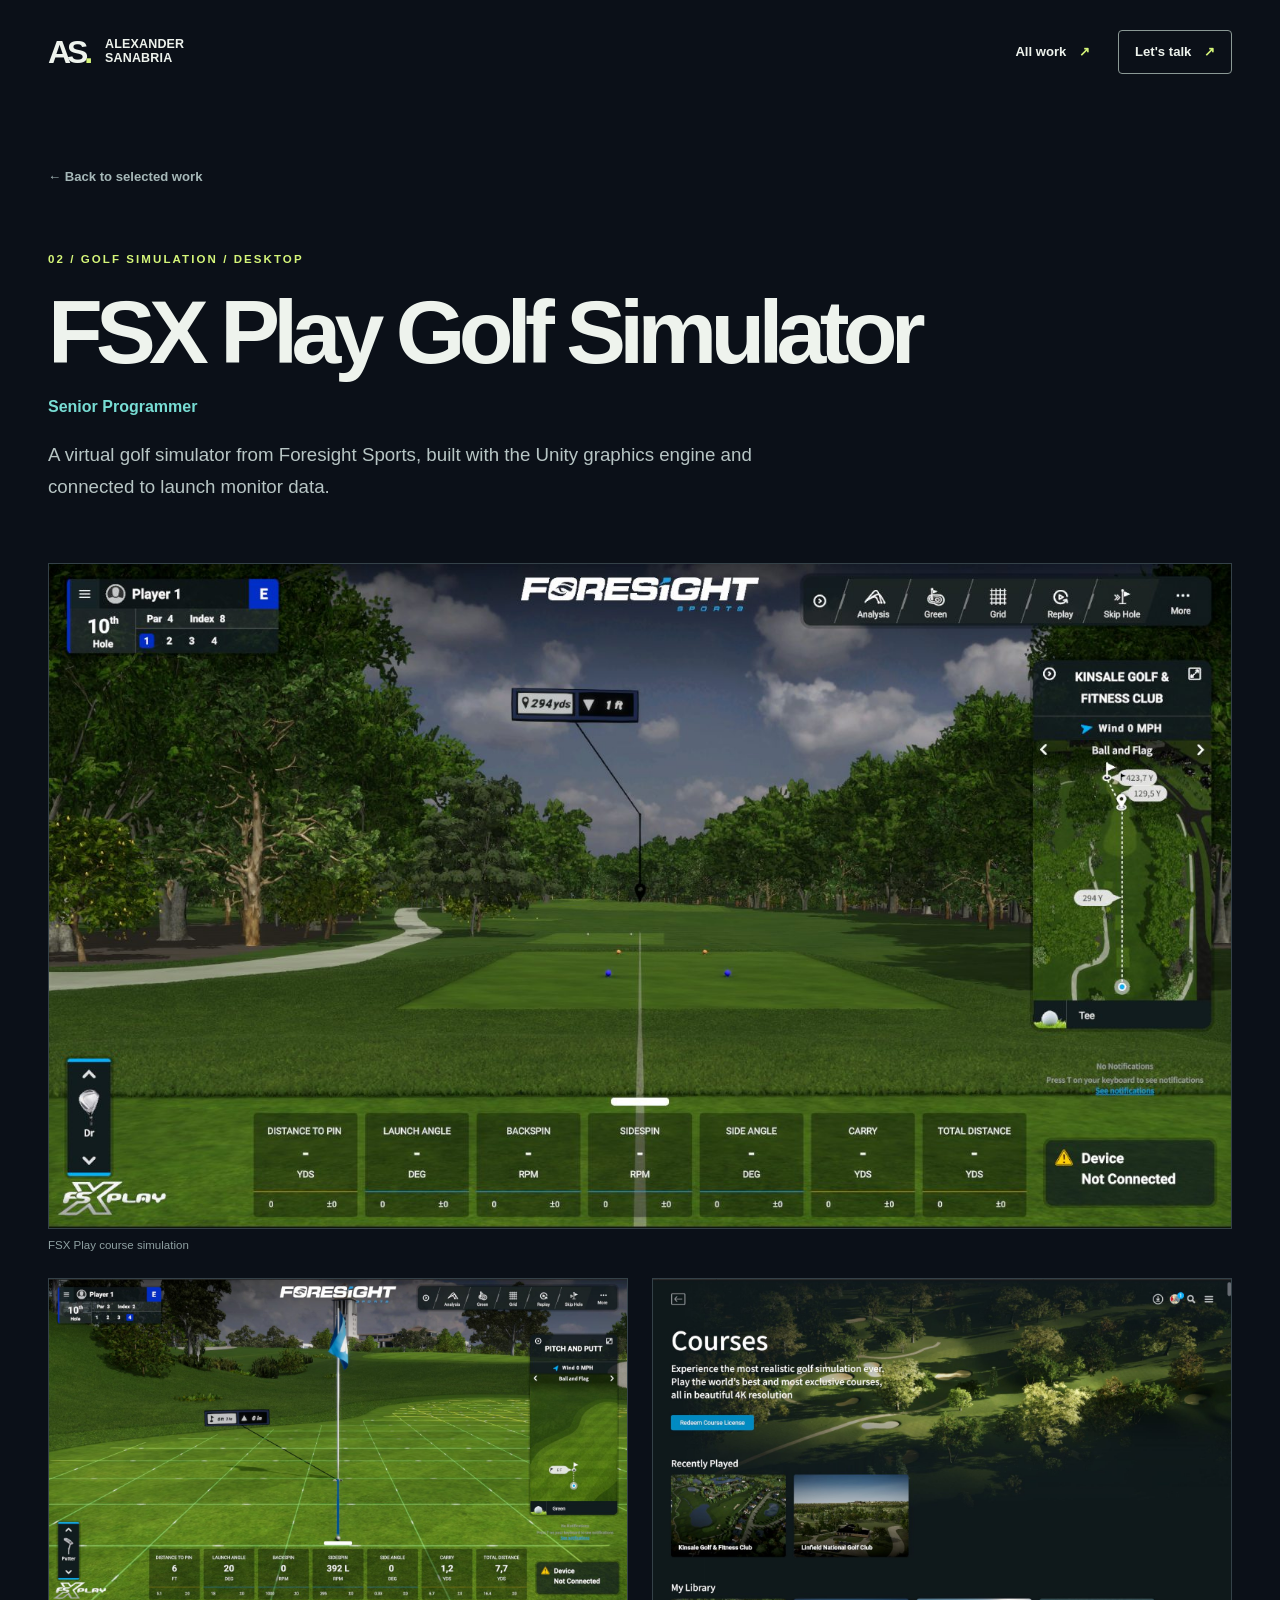
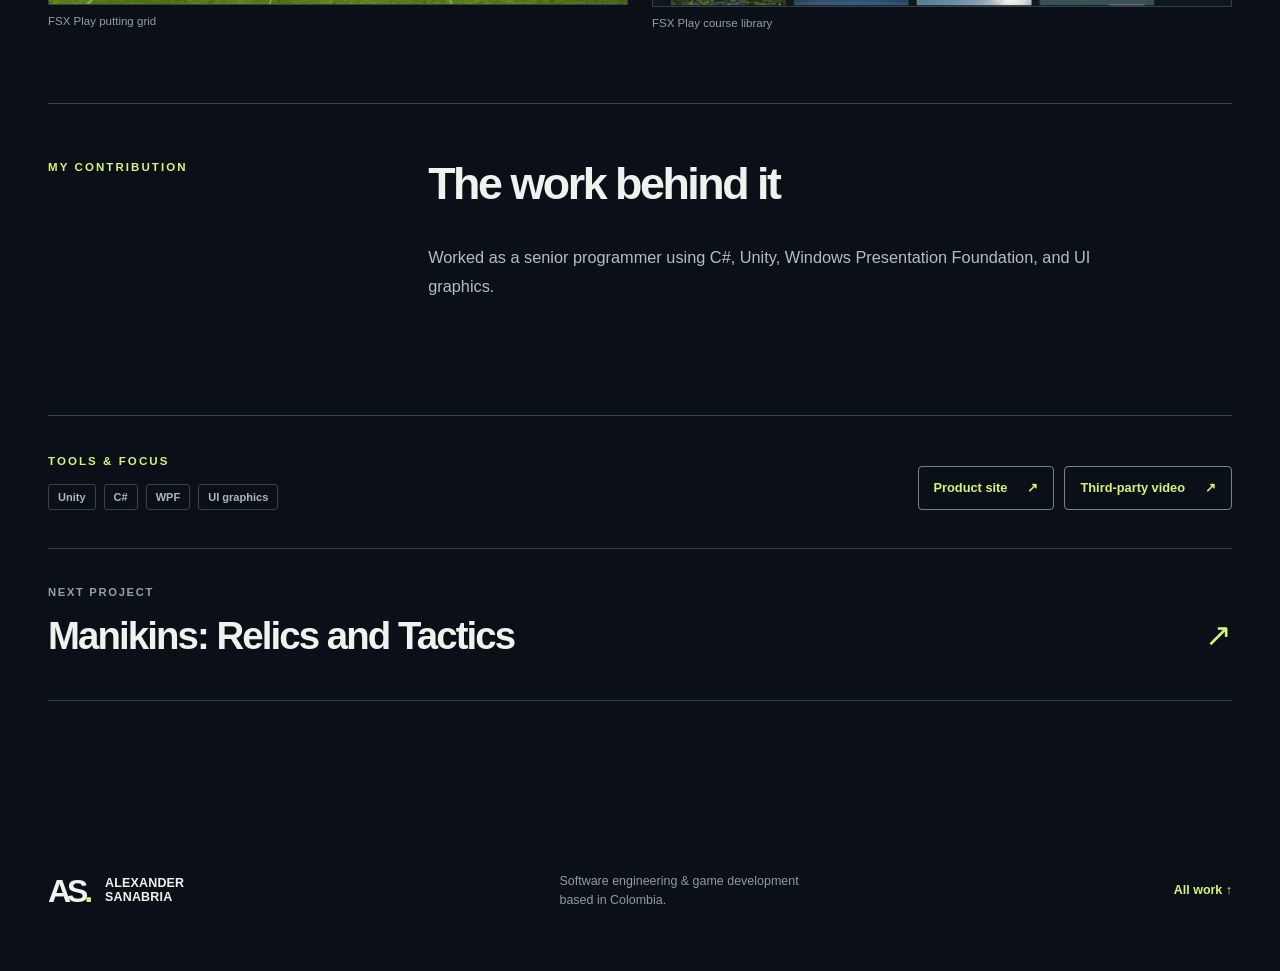
<file: projects/fsx-play-golf-simulator.html>
<!doctype html>
<html lang="en">
  <head>
    <meta charset="utf-8" />
    <meta name="viewport" content="width=device-width, initial-scale=1" />
    <meta name="theme-color" content="#0b1018" />
    <meta name="description" content="A virtual golf simulator from Foresight Sports, built with the Unity graphics engine and connected to launch monitor data." />
    <meta property="og:title" content="FSX Play Golf Simulator — Alexander Sanabria" />
    <meta property="og:description" content="A virtual golf simulator from Foresight Sports, built with the Unity graphics engine and connected to launch monitor data." />
    <meta property="og:type" content="article" />
    <meta property="og:url" content="https://alexandersanabria.github.io/about/projects/fsx-play-golf-simulator.html" />
    <meta property="og:image" content="https://alexandersanabria.github.io/about/images/fsx-play/course-gameplay.jpg" />
    <link rel="canonical" href="https://alexandersanabria.github.io/about/projects/fsx-play-golf-simulator.html" />
    <link rel="icon" href="../favicon.svg" type="image/svg+xml" />
    <link rel="stylesheet" href="../styles.css" />
    <link rel="stylesheet" href="../project-page.css" />
    <title>FSX Play Golf Simulator — Alexander Sanabria</title>
  </head>
  <body>
    <a class="skip-link" href="#main">Skip to content</a>
    <div class="site-shell">
      <header class="site-header">
        <a class="brand" href="../index.html" aria-label="Alexander Sanabria, portfolio home"><span class="brand-mark" aria-hidden="true">AS<span class="brand-dot">.</span></span><span class="brand-name">Alexander<br />Sanabria</span></a>
        <nav class="case-nav" aria-label="Project navigation"><a href="../index.html#work">All work <span aria-hidden="true">↗</span></a><a href="../index.html#contact">Let's talk <span aria-hidden="true">↗</span></a></nav>
      </header>
      <main id="main" class="case-main">
        <div class="case-heading"><a class="case-back" href="../index.html#work">← Back to selected work</a><p class="eyebrow">02 / Golf simulation / Desktop</p><h1>FSX Play Golf Simulator</h1><p class="case-role">Senior Programmer</p><p class="case-summary">A virtual golf simulator from Foresight Sports, built with the Unity graphics engine and connected to launch monitor data.</p></div>
        <div class="case-gallery" role="group" aria-label="Project images"><figure><img src="../images/fsx-play/course-gameplay.jpg" alt="FSX Play course simulation" loading="eager" /><figcaption>FSX Play course simulation</figcaption></figure><figure><img src="../images/fsx-play/putting-grid.jpg" alt="FSX Play putting grid" loading="lazy" /><figcaption>FSX Play putting grid</figcaption></figure><figure><img src="../images/fsx-play/course-library.jpg" alt="FSX Play course library" loading="lazy" /><figcaption>FSX Play course library</figcaption></figure></div>
        <section class="case-copy" aria-labelledby="contribution-title"><p class="eyebrow">My contribution</p><h2 id="contribution-title">The work behind it</h2><p>Worked as a senior programmer using C#, Unity, Windows Presentation Foundation, and UI graphics.</p></section>
        <div class="case-bottom"><div><p class="eyebrow">Tools & focus</p><div class="tags"><span>Unity</span><span>C#</span><span>WPF</span><span>UI graphics</span></div></div><div class="case-links"><a href="https://www.foresightsports.com/pages/fsx-play" target="_blank" rel="noopener noreferrer">Product site <span aria-hidden="true">↗</span></a><a href="https://youtu.be/VBUpLdmX4Z0" target="_blank" rel="noopener noreferrer">Third-party video <span aria-hidden="true">↗</span></a></div></div>
        <a class="case-next" href="manikins-relics-and-tactics.html"><span>Next project</span><strong>Manikins: Relics and Tactics</strong><span aria-hidden="true">↗</span></a>
      </main>
      <footer class="site-footer"><a class="brand footer-brand" href="../index.html"><span class="brand-mark">AS<span class="brand-dot">.</span></span><span class="brand-name">Alexander<br />Sanabria</span></a><p>Software engineering & game development<br />based in Colombia.</p><a href="../index.html#work">All work ↑</a></footer>
    </div>
  </body>
</html>
</file>
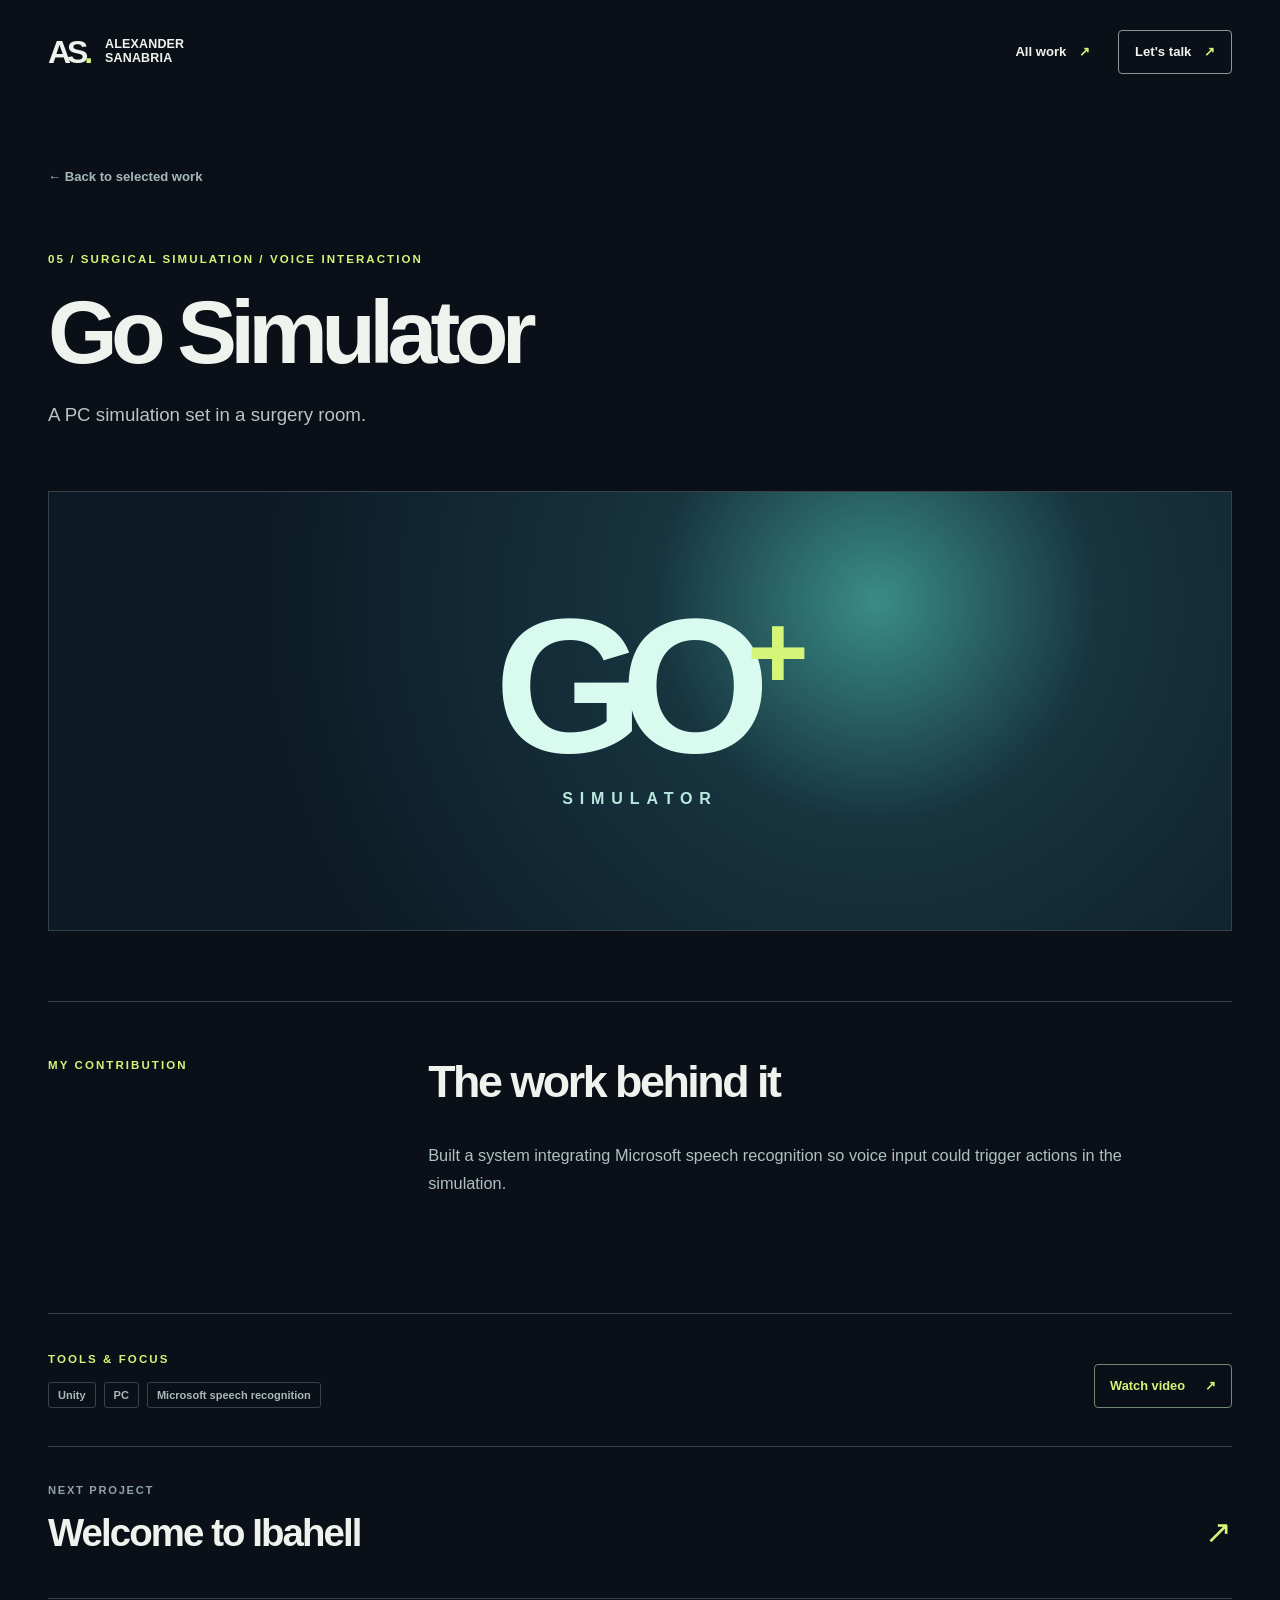
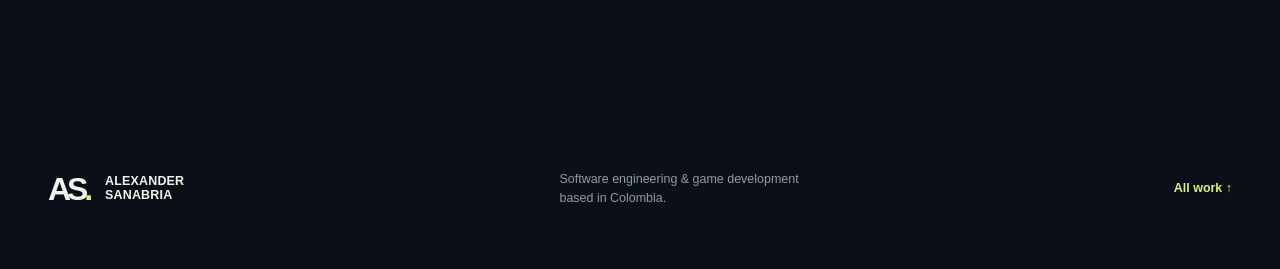
<file: projects/go-simulator.html>
<!doctype html>
<html lang="en">
  <head>
    <meta charset="utf-8" />
    <meta name="viewport" content="width=device-width, initial-scale=1" />
    <meta name="theme-color" content="#0b1018" />
    <meta name="description" content="A PC simulation set in a surgery room." />
    <meta property="og:title" content="Go Simulator — Alexander Sanabria" />
    <meta property="og:description" content="A PC simulation set in a surgery room." />
    <meta property="og:type" content="article" />
    <meta property="og:url" content="https://alexandersanabria.github.io/about/projects/go-simulator.html" />
    
    <link rel="canonical" href="https://alexandersanabria.github.io/about/projects/go-simulator.html" />
    <link rel="icon" href="../favicon.svg" type="image/svg+xml" />
    <link rel="stylesheet" href="../styles.css" />
    <link rel="stylesheet" href="../project-page.css" />
    <title>Go Simulator — Alexander Sanabria</title>
  </head>
  <body>
    <a class="skip-link" href="#main">Skip to content</a>
    <div class="site-shell">
      <header class="site-header">
        <a class="brand" href="../index.html" aria-label="Alexander Sanabria, portfolio home"><span class="brand-mark" aria-hidden="true">AS<span class="brand-dot">.</span></span><span class="brand-name">Alexander<br />Sanabria</span></a>
        <nav class="case-nav" aria-label="Project navigation"><a href="../index.html#work">All work <span aria-hidden="true">↗</span></a><a href="../index.html#contact">Let's talk <span aria-hidden="true">↗</span></a></nav>
      </header>
      <main id="main" class="case-main">
        <div class="case-heading"><a class="case-back" href="../index.html#work">← Back to selected work</a><p class="eyebrow">05 / Surgical simulation / Voice interaction</p><h1>Go Simulator</h1><p class="case-summary">A PC simulation set in a surgery room.</p></div>
        <div class="case-no-image"><span>GO<span class="case-plus">+</span></span><small>SIMULATOR</small></div>
        <section class="case-copy" aria-labelledby="contribution-title"><p class="eyebrow">My contribution</p><h2 id="contribution-title">The work behind it</h2><p>Built a system integrating Microsoft speech recognition so voice input could trigger actions in the simulation.</p></section>
        <div class="case-bottom"><div><p class="eyebrow">Tools & focus</p><div class="tags"><span>Unity</span><span>PC</span><span>Microsoft speech recognition</span></div></div><div class="case-links"><a href="https://youtu.be/tu2AXWlSskw" target="_blank" rel="noopener noreferrer">Watch video <span aria-hidden="true">↗</span></a></div></div>
        <a class="case-next" href="welcome-to-ibahell.html"><span>Next project</span><strong>Welcome to Ibahell</strong><span aria-hidden="true">↗</span></a>
      </main>
      <footer class="site-footer"><a class="brand footer-brand" href="../index.html"><span class="brand-mark">AS<span class="brand-dot">.</span></span><span class="brand-name">Alexander<br />Sanabria</span></a><p>Software engineering & game development<br />based in Colombia.</p><a href="../index.html#work">All work ↑</a></footer>
    </div>
  </body>
</html>
</file>
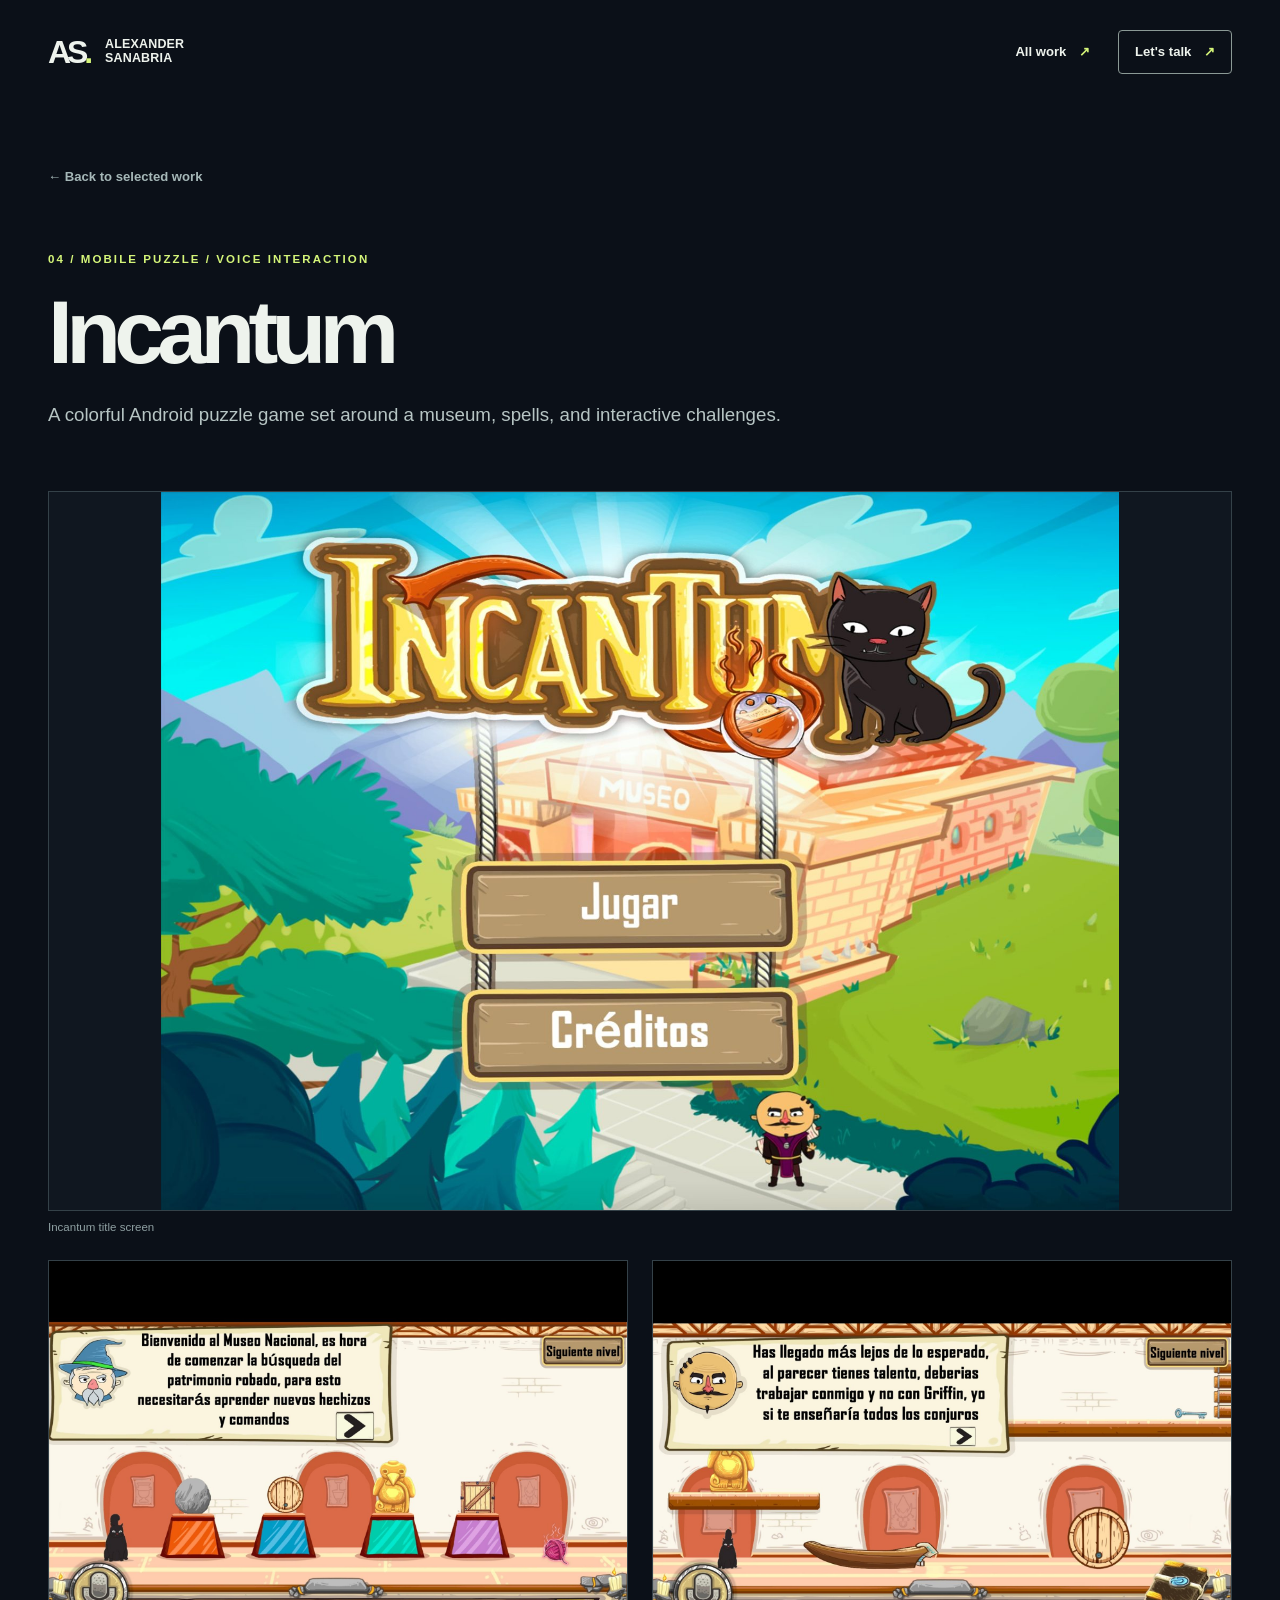
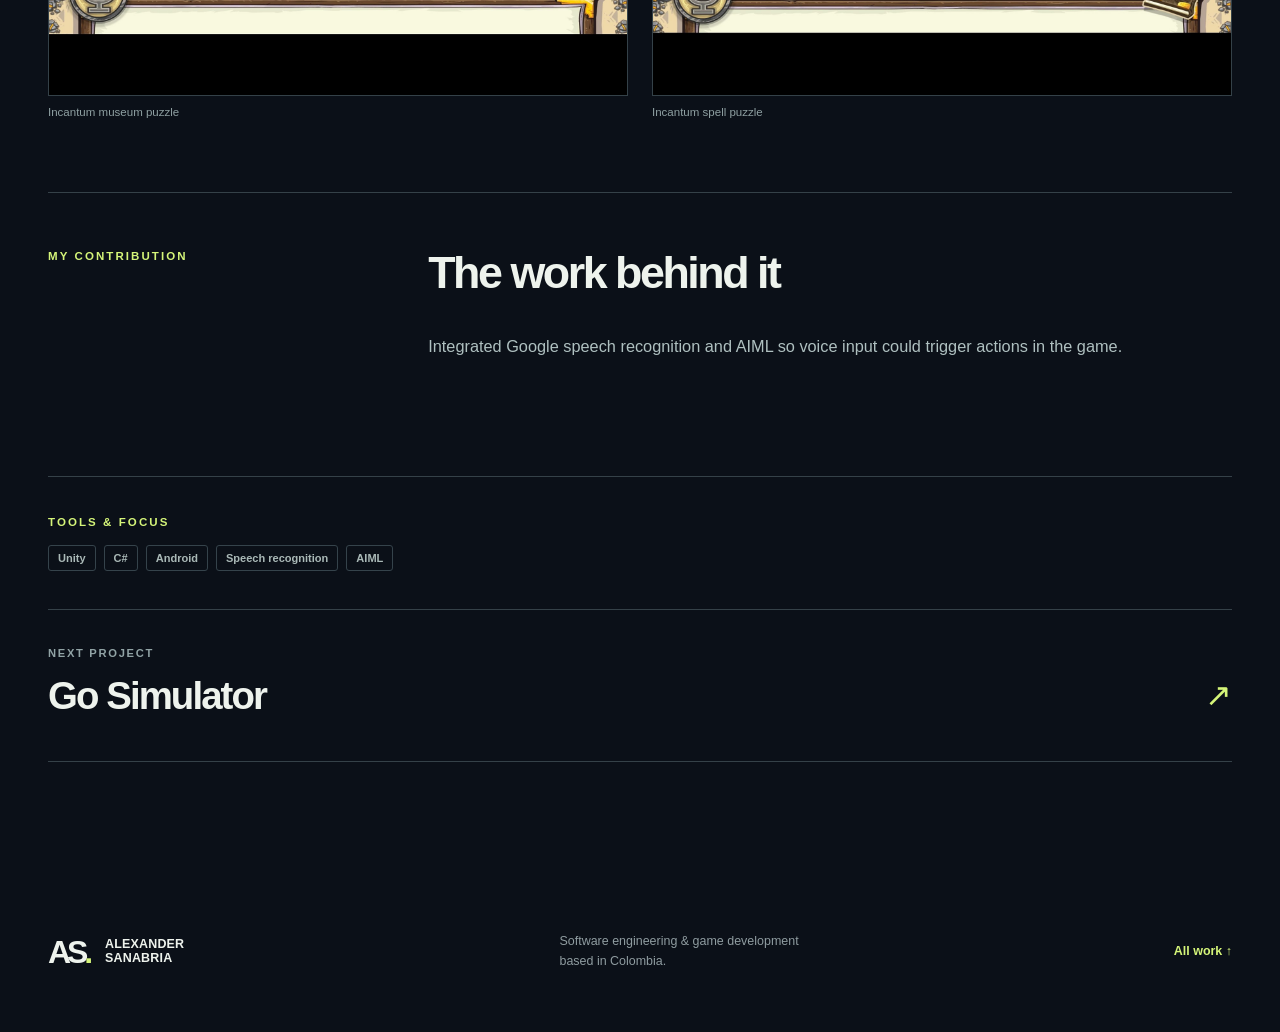
<file: projects/incantum.html>
<!doctype html>
<html lang="en">
  <head>
    <meta charset="utf-8" />
    <meta name="viewport" content="width=device-width, initial-scale=1" />
    <meta name="theme-color" content="#0b1018" />
    <meta name="description" content="A colorful Android puzzle game set around a museum, spells, and interactive challenges." />
    <meta property="og:title" content="Incantum — Alexander Sanabria" />
    <meta property="og:description" content="A colorful Android puzzle game set around a museum, spells, and interactive challenges." />
    <meta property="og:type" content="article" />
    <meta property="og:url" content="https://alexandersanabria.github.io/about/projects/incantum.html" />
    <meta property="og:image" content="https://alexandersanabria.github.io/about/images/incantum/title-screen.jpg" />
    <link rel="canonical" href="https://alexandersanabria.github.io/about/projects/incantum.html" />
    <link rel="icon" href="../favicon.svg" type="image/svg+xml" />
    <link rel="stylesheet" href="../styles.css" />
    <link rel="stylesheet" href="../project-page.css" />
    <title>Incantum — Alexander Sanabria</title>
  </head>
  <body>
    <a class="skip-link" href="#main">Skip to content</a>
    <div class="site-shell">
      <header class="site-header">
        <a class="brand" href="../index.html" aria-label="Alexander Sanabria, portfolio home"><span class="brand-mark" aria-hidden="true">AS<span class="brand-dot">.</span></span><span class="brand-name">Alexander<br />Sanabria</span></a>
        <nav class="case-nav" aria-label="Project navigation"><a href="../index.html#work">All work <span aria-hidden="true">↗</span></a><a href="../index.html#contact">Let's talk <span aria-hidden="true">↗</span></a></nav>
      </header>
      <main id="main" class="case-main">
        <div class="case-heading"><a class="case-back" href="../index.html#work">← Back to selected work</a><p class="eyebrow">04 / Mobile puzzle / Voice interaction</p><h1>Incantum</h1><p class="case-summary">A colorful Android puzzle game set around a museum, spells, and interactive challenges.</p></div>
        <div class="case-gallery" role="group" aria-label="Project images"><figure><img src="../images/incantum/title-screen.jpg" alt="Incantum title screen" loading="eager" /><figcaption>Incantum title screen</figcaption></figure><figure><img src="../images/incantum/museum-puzzle.jpg" alt="Incantum museum puzzle" loading="lazy" /><figcaption>Incantum museum puzzle</figcaption></figure><figure><img src="../images/incantum/spell-puzzle.jpg" alt="Incantum spell puzzle" loading="lazy" /><figcaption>Incantum spell puzzle</figcaption></figure></div>
        <section class="case-copy" aria-labelledby="contribution-title"><p class="eyebrow">My contribution</p><h2 id="contribution-title">The work behind it</h2><p>Integrated Google speech recognition and AIML so voice input could trigger actions in the game.</p></section>
        <div class="case-bottom"><div><p class="eyebrow">Tools & focus</p><div class="tags"><span>Unity</span><span>C#</span><span>Android</span><span>Speech recognition</span><span>AIML</span></div></div></div>
        <a class="case-next" href="go-simulator.html"><span>Next project</span><strong>Go Simulator</strong><span aria-hidden="true">↗</span></a>
      </main>
      <footer class="site-footer"><a class="brand footer-brand" href="../index.html"><span class="brand-mark">AS<span class="brand-dot">.</span></span><span class="brand-name">Alexander<br />Sanabria</span></a><p>Software engineering & game development<br />based in Colombia.</p><a href="../index.html#work">All work ↑</a></footer>
    </div>
  </body>
</html>
</file>
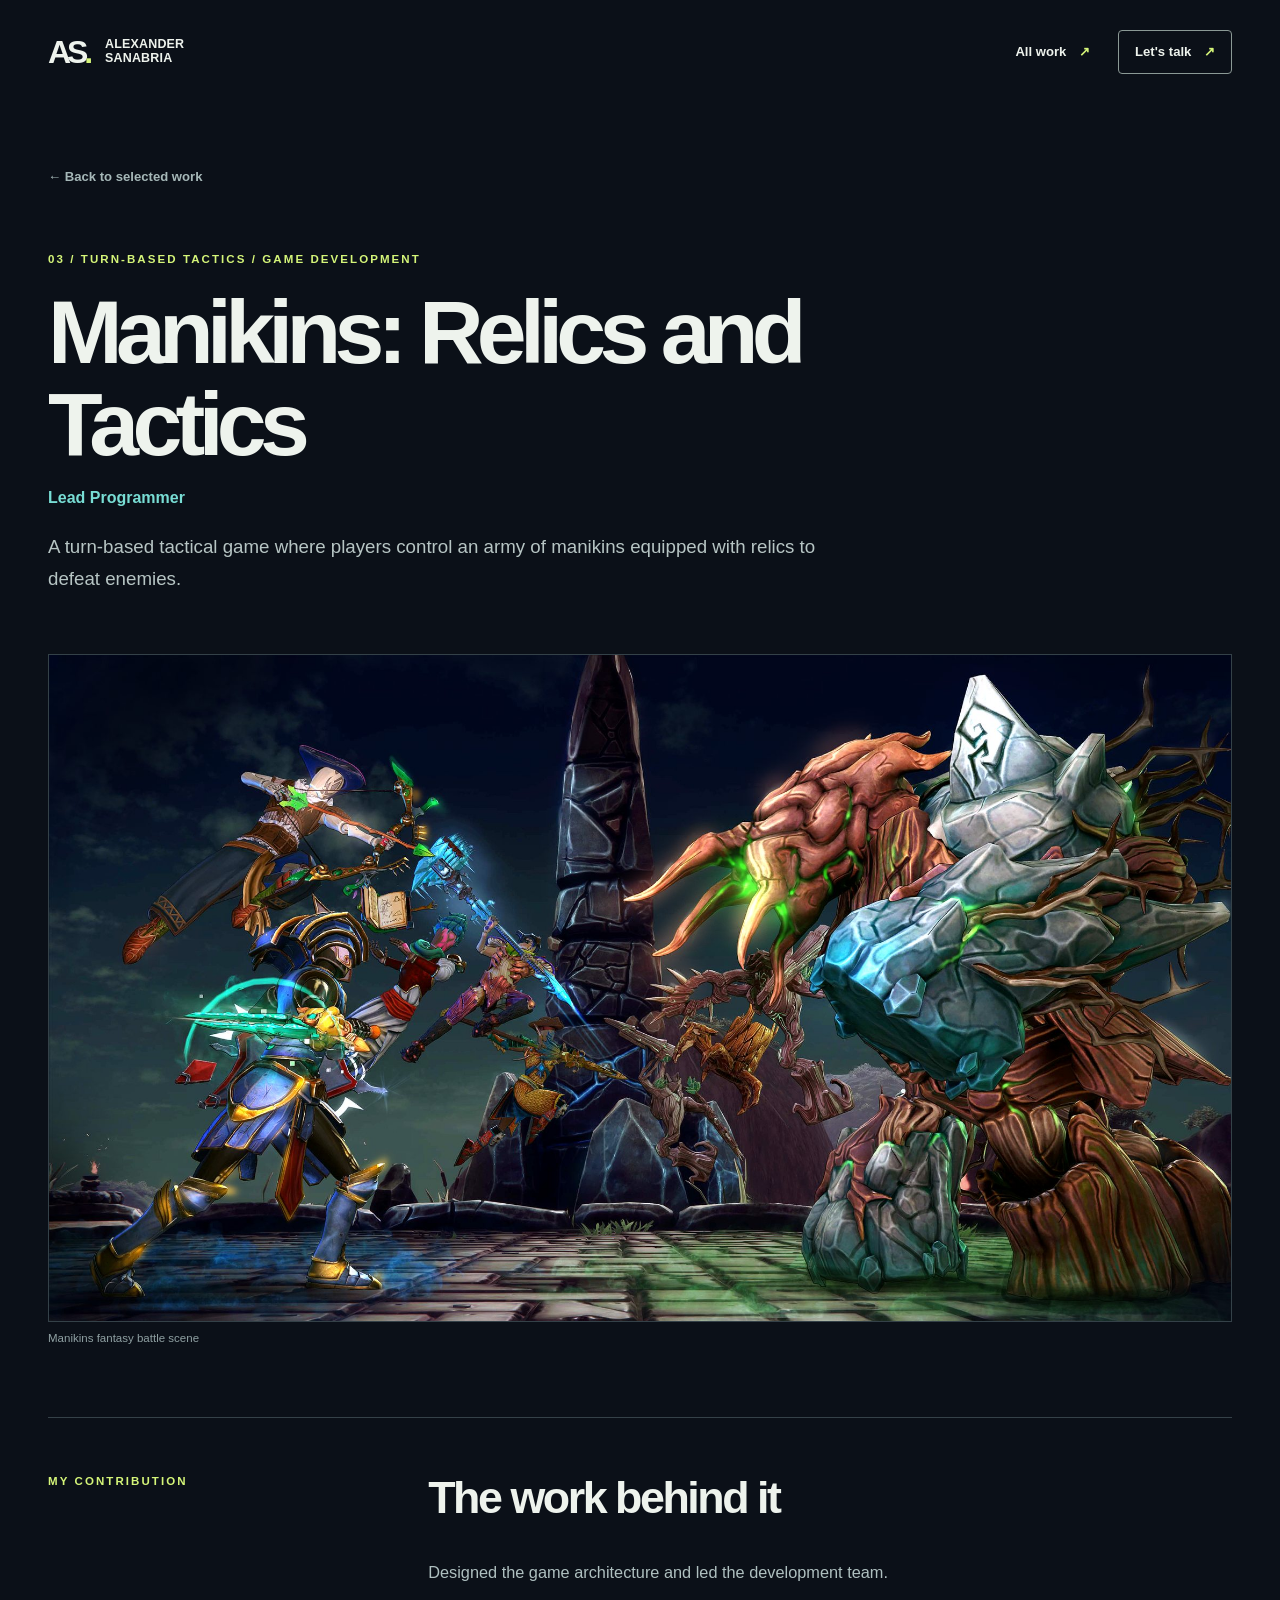
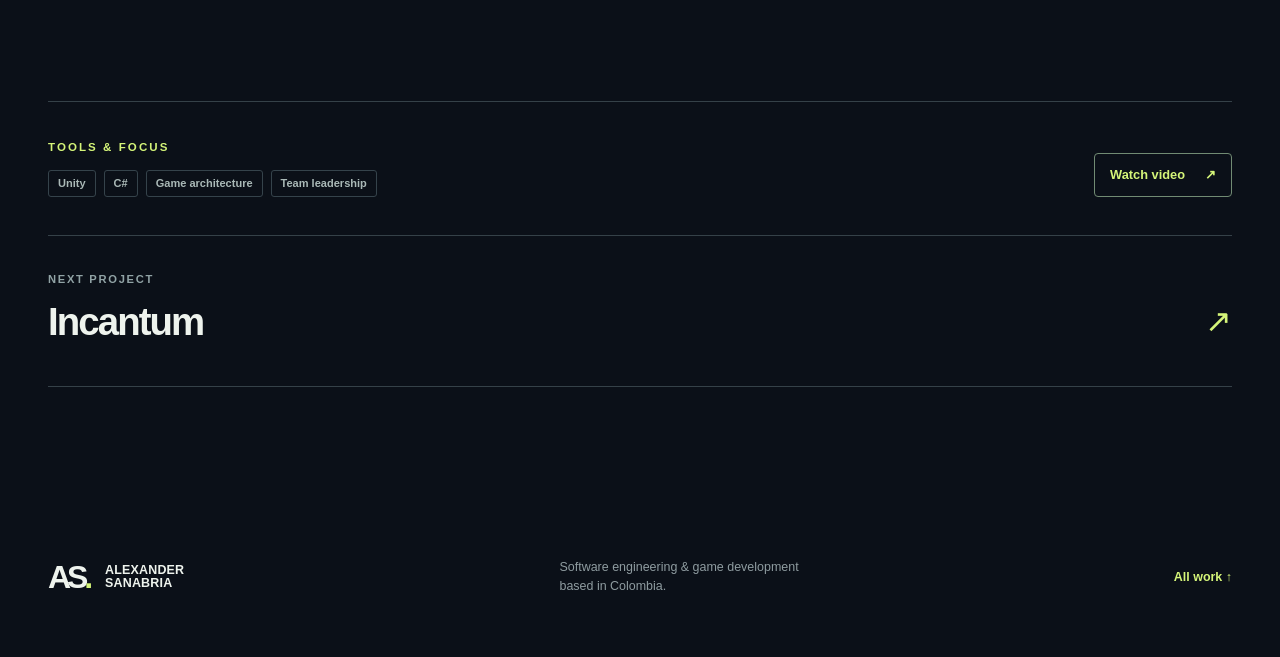
<file: projects/manikins-relics-and-tactics.html>
<!doctype html>
<html lang="en">
  <head>
    <meta charset="utf-8" />
    <meta name="viewport" content="width=device-width, initial-scale=1" />
    <meta name="theme-color" content="#0b1018" />
    <meta name="description" content="A turn-based tactical game where players control an army of manikins equipped with relics to defeat enemies." />
    <meta property="og:title" content="Manikins: Relics and Tactics — Alexander Sanabria" />
    <meta property="og:description" content="A turn-based tactical game where players control an army of manikins equipped with relics to defeat enemies." />
    <meta property="og:type" content="article" />
    <meta property="og:url" content="https://alexandersanabria.github.io/about/projects/manikins-relics-and-tactics.html" />
    <meta property="og:image" content="https://alexandersanabria.github.io/about/images/manikins/climax.jpg" />
    <link rel="canonical" href="https://alexandersanabria.github.io/about/projects/manikins-relics-and-tactics.html" />
    <link rel="icon" href="../favicon.svg" type="image/svg+xml" />
    <link rel="stylesheet" href="../styles.css" />
    <link rel="stylesheet" href="../project-page.css" />
    <title>Manikins: Relics and Tactics — Alexander Sanabria</title>
  </head>
  <body>
    <a class="skip-link" href="#main">Skip to content</a>
    <div class="site-shell">
      <header class="site-header">
        <a class="brand" href="../index.html" aria-label="Alexander Sanabria, portfolio home"><span class="brand-mark" aria-hidden="true">AS<span class="brand-dot">.</span></span><span class="brand-name">Alexander<br />Sanabria</span></a>
        <nav class="case-nav" aria-label="Project navigation"><a href="../index.html#work">All work <span aria-hidden="true">↗</span></a><a href="../index.html#contact">Let's talk <span aria-hidden="true">↗</span></a></nav>
      </header>
      <main id="main" class="case-main">
        <div class="case-heading"><a class="case-back" href="../index.html#work">← Back to selected work</a><p class="eyebrow">03 / Turn-based tactics / Game development</p><h1>Manikins: Relics and Tactics</h1><p class="case-role">Lead Programmer</p><p class="case-summary">A turn-based tactical game where players control an army of manikins equipped with relics to defeat enemies.</p></div>
        <div class="case-gallery" role="group" aria-label="Project images"><figure><img src="../images/manikins/climax.jpg" alt="Manikins fantasy battle scene" loading="eager" /><figcaption>Manikins fantasy battle scene</figcaption></figure></div>
        <section class="case-copy" aria-labelledby="contribution-title"><p class="eyebrow">My contribution</p><h2 id="contribution-title">The work behind it</h2><p>Designed the game architecture and led the development team.</p></section>
        <div class="case-bottom"><div><p class="eyebrow">Tools & focus</p><div class="tags"><span>Unity</span><span>C#</span><span>Game architecture</span><span>Team leadership</span></div></div><div class="case-links"><a href="https://youtu.be/PgeTyt62gk8" target="_blank" rel="noopener noreferrer">Watch video <span aria-hidden="true">↗</span></a></div></div>
        <a class="case-next" href="incantum.html"><span>Next project</span><strong>Incantum</strong><span aria-hidden="true">↗</span></a>
      </main>
      <footer class="site-footer"><a class="brand footer-brand" href="../index.html"><span class="brand-mark">AS<span class="brand-dot">.</span></span><span class="brand-name">Alexander<br />Sanabria</span></a><p>Software engineering & game development<br />based in Colombia.</p><a href="../index.html#work">All work ↑</a></footer>
    </div>
  </body>
</html>
</file>
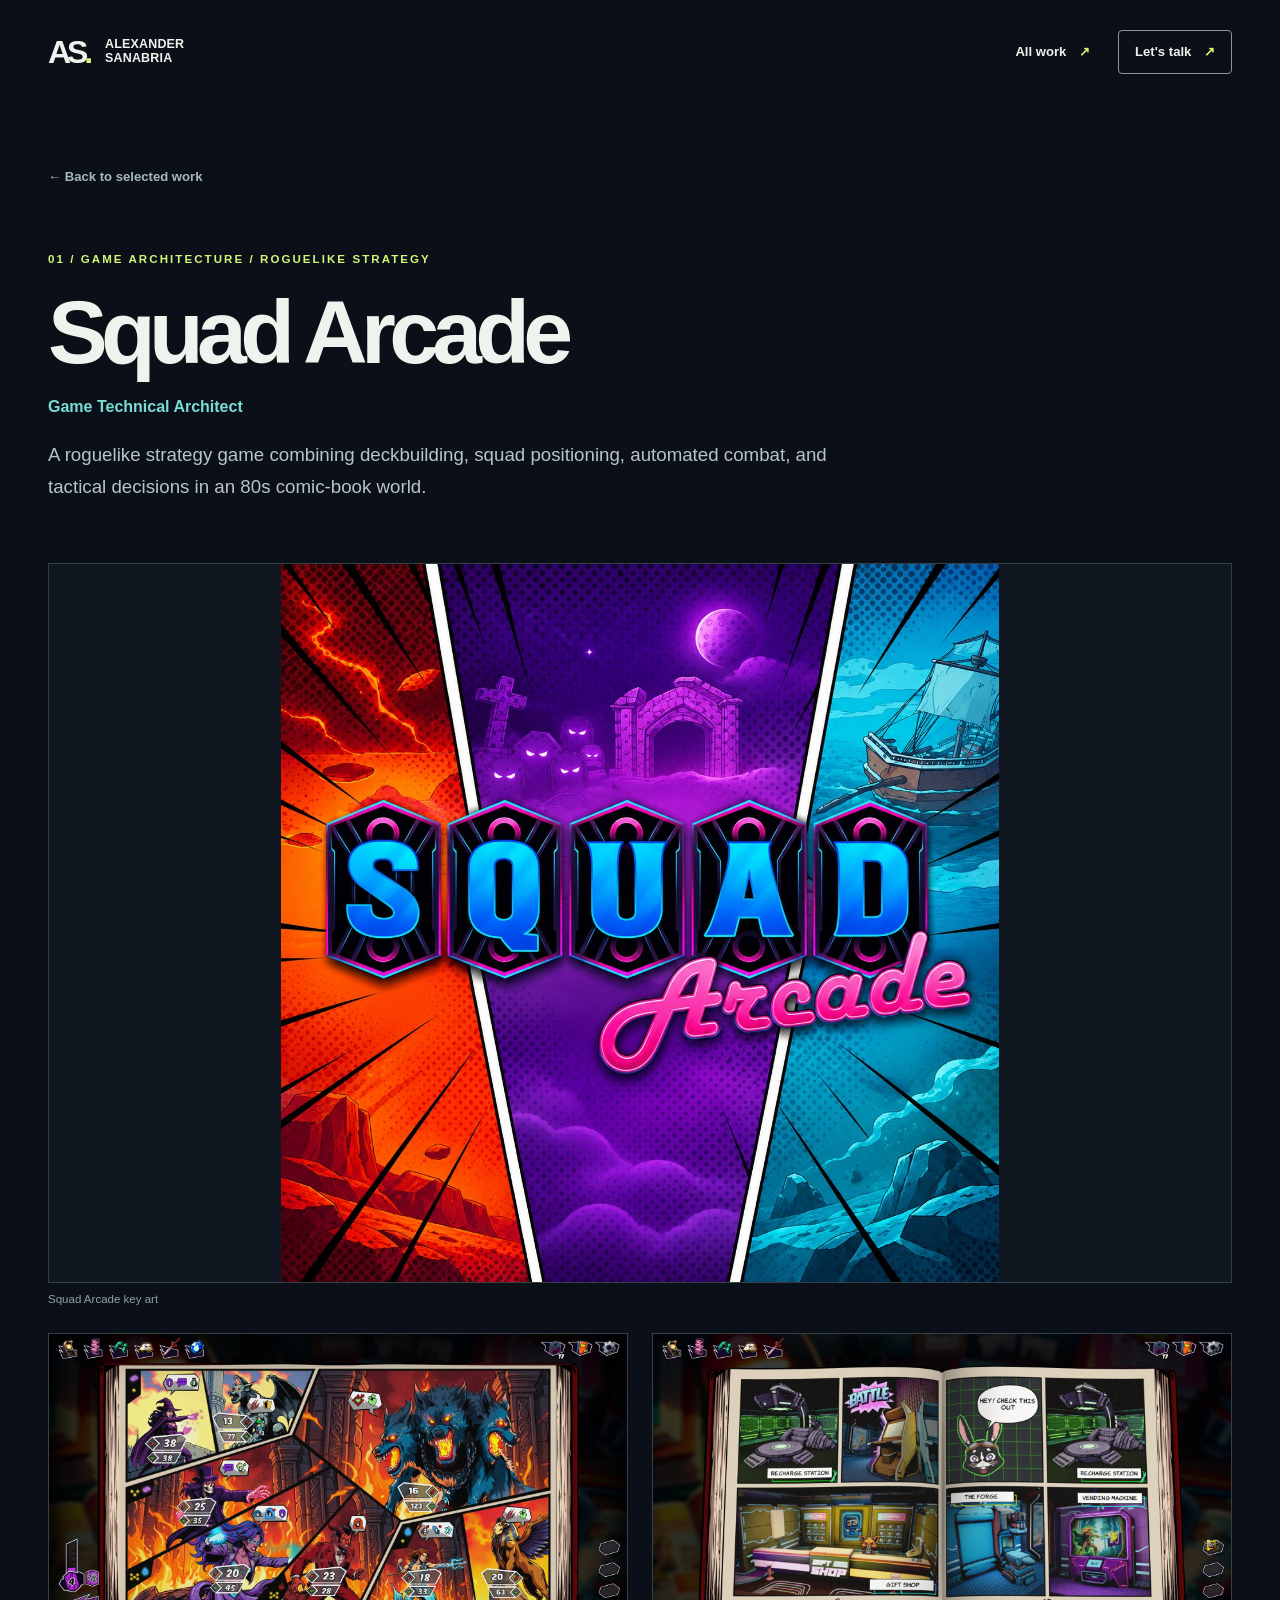
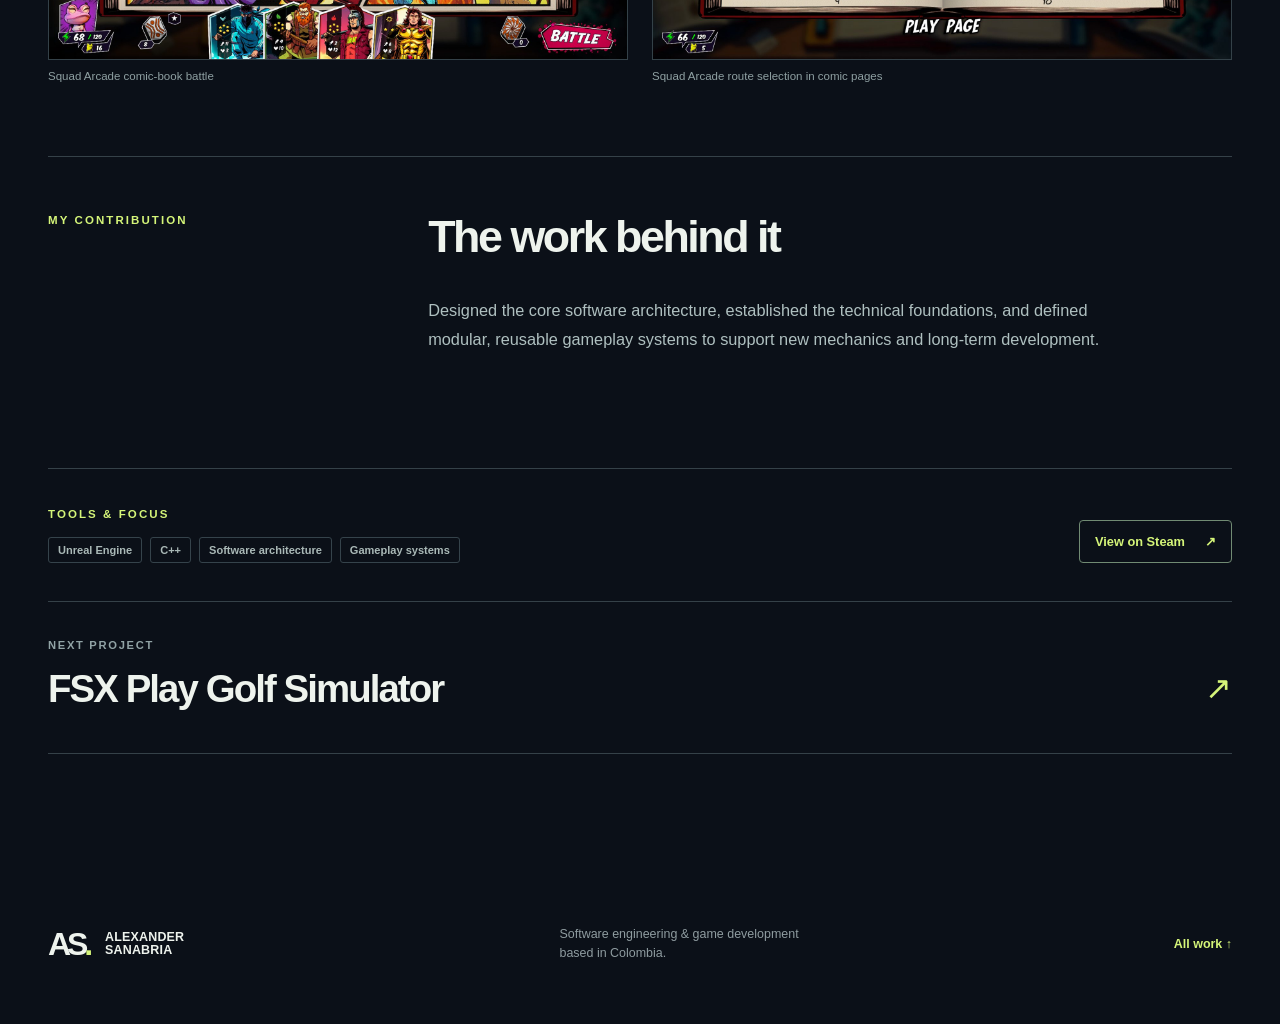
<file: projects/squad-arcade.html>
<!doctype html>
<html lang="en">
  <head>
    <meta charset="utf-8" />
    <meta name="viewport" content="width=device-width, initial-scale=1" />
    <meta name="theme-color" content="#0b1018" />
    <meta name="description" content="A roguelike strategy game combining deckbuilding, squad positioning, automated combat, and tactical decisions in an 80s comic-book world." />
    <meta property="og:title" content="Squad Arcade — Alexander Sanabria" />
    <meta property="og:description" content="A roguelike strategy game combining deckbuilding, squad positioning, automated combat, and tactical decisions in an 80s comic-book world." />
    <meta property="og:type" content="article" />
    <meta property="og:url" content="https://alexandersanabria.github.io/about/projects/squad-arcade.html" />
    <meta property="og:image" content="https://alexandersanabria.github.io/about/images/squad-arcade/key-art.jpg" />
    <link rel="canonical" href="https://alexandersanabria.github.io/about/projects/squad-arcade.html" />
    <link rel="icon" href="../favicon.svg" type="image/svg+xml" />
    <link rel="stylesheet" href="../styles.css" />
    <link rel="stylesheet" href="../project-page.css" />
    <title>Squad Arcade — Alexander Sanabria</title>
  </head>
  <body>
    <a class="skip-link" href="#main">Skip to content</a>
    <div class="site-shell">
      <header class="site-header">
        <a class="brand" href="../index.html" aria-label="Alexander Sanabria, portfolio home"><span class="brand-mark" aria-hidden="true">AS<span class="brand-dot">.</span></span><span class="brand-name">Alexander<br />Sanabria</span></a>
        <nav class="case-nav" aria-label="Project navigation"><a href="../index.html#work">All work <span aria-hidden="true">↗</span></a><a href="../index.html#contact">Let's talk <span aria-hidden="true">↗</span></a></nav>
      </header>
      <main id="main" class="case-main">
        <div class="case-heading"><a class="case-back" href="../index.html#work">← Back to selected work</a><p class="eyebrow">01 / Game architecture / Roguelike strategy</p><h1>Squad Arcade</h1><p class="case-role">Game Technical Architect</p><p class="case-summary">A roguelike strategy game combining deckbuilding, squad positioning, automated combat, and tactical decisions in an 80s comic-book world.</p></div>
        <div class="case-gallery" role="group" aria-label="Project images"><figure><img src="../images/squad-arcade/key-art.jpg" alt="Squad Arcade key art" loading="eager" /><figcaption>Squad Arcade key art</figcaption></figure><figure><img src="../images/squad-arcade/battle.jpg" alt="Squad Arcade comic-book battle" loading="lazy" /><figcaption>Squad Arcade comic-book battle</figcaption></figure><figure><img src="../images/squad-arcade/comic-pages.jpg" alt="Squad Arcade route selection in comic pages" loading="lazy" /><figcaption>Squad Arcade route selection in comic pages</figcaption></figure></div>
        <section class="case-copy" aria-labelledby="contribution-title"><p class="eyebrow">My contribution</p><h2 id="contribution-title">The work behind it</h2><p>Designed the core software architecture, established the technical foundations, and defined modular, reusable gameplay systems to support new mechanics and long-term development.</p></section>
        <div class="case-bottom"><div><p class="eyebrow">Tools & focus</p><div class="tags"><span>Unreal Engine</span><span>C++</span><span>Software architecture</span><span>Gameplay systems</span></div></div><div class="case-links"><a href="https://store.steampowered.com/app/3312170/Squad_Arcade/" target="_blank" rel="noopener noreferrer">View on Steam <span aria-hidden="true">↗</span></a></div></div>
        <a class="case-next" href="fsx-play-golf-simulator.html"><span>Next project</span><strong>FSX Play Golf Simulator</strong><span aria-hidden="true">↗</span></a>
      </main>
      <footer class="site-footer"><a class="brand footer-brand" href="../index.html"><span class="brand-mark">AS<span class="brand-dot">.</span></span><span class="brand-name">Alexander<br />Sanabria</span></a><p>Software engineering & game development<br />based in Colombia.</p><a href="../index.html#work">All work ↑</a></footer>
    </div>
  </body>
</html>
</file>
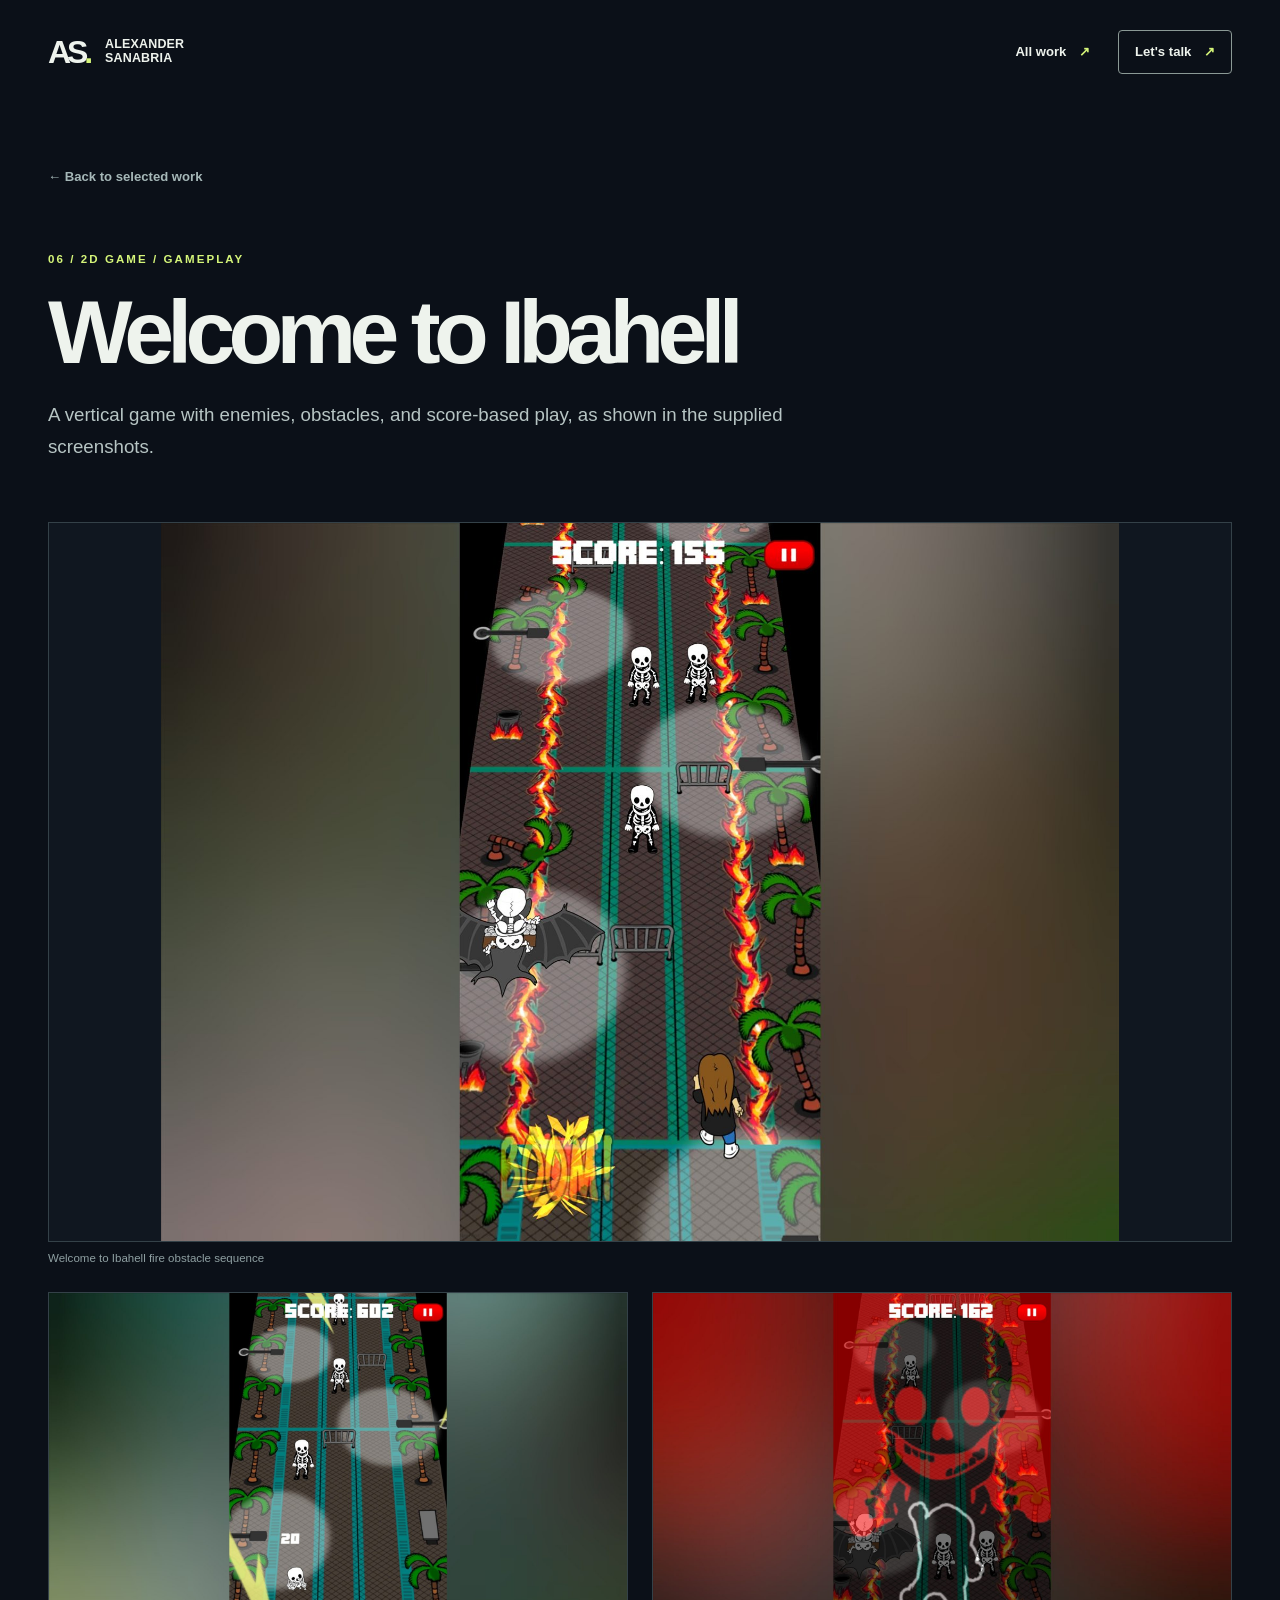
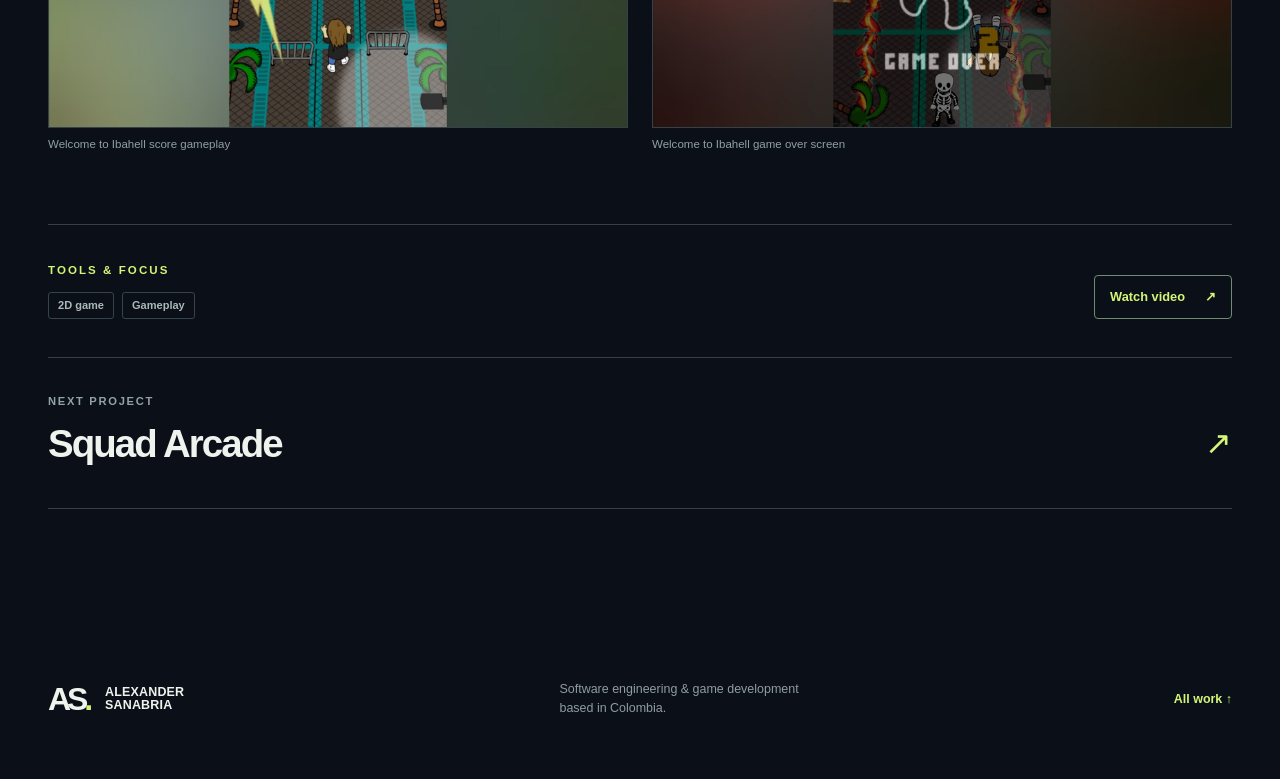
<file: projects/welcome-to-ibahell.html>
<!doctype html>
<html lang="en">
  <head>
    <meta charset="utf-8" />
    <meta name="viewport" content="width=device-width, initial-scale=1" />
    <meta name="theme-color" content="#0b1018" />
    <meta name="description" content="A vertical game with enemies, obstacles, and score-based play, as shown in the supplied screenshots." />
    <meta property="og:title" content="Welcome to Ibahell — Alexander Sanabria" />
    <meta property="og:description" content="A vertical game with enemies, obstacles, and score-based play, as shown in the supplied screenshots." />
    <meta property="og:type" content="article" />
    <meta property="og:url" content="https://alexandersanabria.github.io/about/projects/welcome-to-ibahell.html" />
    <meta property="og:image" content="https://alexandersanabria.github.io/about/images/welcome-to-ibahell/gameplay-fire.jpg" />
    <link rel="canonical" href="https://alexandersanabria.github.io/about/projects/welcome-to-ibahell.html" />
    <link rel="icon" href="../favicon.svg" type="image/svg+xml" />
    <link rel="stylesheet" href="../styles.css" />
    <link rel="stylesheet" href="../project-page.css" />
    <title>Welcome to Ibahell — Alexander Sanabria</title>
  </head>
  <body>
    <a class="skip-link" href="#main">Skip to content</a>
    <div class="site-shell">
      <header class="site-header">
        <a class="brand" href="../index.html" aria-label="Alexander Sanabria, portfolio home"><span class="brand-mark" aria-hidden="true">AS<span class="brand-dot">.</span></span><span class="brand-name">Alexander<br />Sanabria</span></a>
        <nav class="case-nav" aria-label="Project navigation"><a href="../index.html#work">All work <span aria-hidden="true">↗</span></a><a href="../index.html#contact">Let's talk <span aria-hidden="true">↗</span></a></nav>
      </header>
      <main id="main" class="case-main">
        <div class="case-heading"><a class="case-back" href="../index.html#work">← Back to selected work</a><p class="eyebrow">06 / 2D game / Gameplay</p><h1>Welcome to Ibahell</h1><p class="case-summary">A vertical game with enemies, obstacles, and score-based play, as shown in the supplied screenshots.</p></div>
        <div class="case-gallery" role="group" aria-label="Project images"><figure><img src="../images/welcome-to-ibahell/gameplay-fire.jpg" alt="Welcome to Ibahell fire obstacle sequence" loading="eager" /><figcaption>Welcome to Ibahell fire obstacle sequence</figcaption></figure><figure><img src="../images/welcome-to-ibahell/gameplay-score.jpg" alt="Welcome to Ibahell score gameplay" loading="lazy" /><figcaption>Welcome to Ibahell score gameplay</figcaption></figure><figure><img src="../images/welcome-to-ibahell/game-over.jpg" alt="Welcome to Ibahell game over screen" loading="lazy" /><figcaption>Welcome to Ibahell game over screen</figcaption></figure></div>
        
        <div class="case-bottom"><div><p class="eyebrow">Tools & focus</p><div class="tags"><span>2D game</span><span>Gameplay</span></div></div><div class="case-links"><a href="https://youtu.be/Qt0bCpEKjqg" target="_blank" rel="noopener noreferrer">Watch video <span aria-hidden="true">↗</span></a></div></div>
        <a class="case-next" href="squad-arcade.html"><span>Next project</span><strong>Squad Arcade</strong><span aria-hidden="true">↗</span></a>
      </main>
      <footer class="site-footer"><a class="brand footer-brand" href="../index.html"><span class="brand-mark">AS<span class="brand-dot">.</span></span><span class="brand-name">Alexander<br />Sanabria</span></a><p>Software engineering & game development<br />based in Colombia.</p><a href="../index.html#work">All work ↑</a></footer>
    </div>
  </body>
</html>
</file>
<file: styles.css>
:root{--bg:#0b1018;--bg-soft:#111923;--panel:#151f29;--line:#2c3740;--text:#eef3ed;--muted:#a4b0b4;--accent:#d5f579;--cyan:#78ddd4;--max:1440px}
*{box-sizing:border-box}html{scroll-behavior:smooth}body{margin:0;background:var(--bg);color:var(--text);font-family:Inter,"Segoe UI",Arial,sans-serif;line-height:1.55}button,a{font:inherit}button{cursor:pointer}a{color:inherit;text-decoration:none}img{display:block;max-width:100%}::selection{background:var(--accent);color:var(--bg)}:focus-visible{outline:2px solid var(--accent);outline-offset:4px}.skip-link{position:absolute;left:1rem;top:-5rem;z-index:1000;padding:.75rem 1rem;background:var(--accent);color:#111}.skip-link:focus{top:1rem}.site-shell{overflow:hidden}.site-header{width:min(calc(100% - 96px),var(--max));height:104px;margin:auto;display:flex;align-items:center;justify-content:space-between;position:relative;z-index:20}.brand{display:inline-flex;align-items:center;gap:12px}.brand-mark{font-size:2rem;line-height:1;font-weight:900;letter-spacing:-.13em}.brand-dot{color:var(--accent);letter-spacing:0}.brand-name{font-size:.78rem;font-weight:700;line-height:1.1;letter-spacing:.015em;text-transform:uppercase}.site-nav{display:flex;align-items:center;gap:38px;font-size:.9rem;font-weight:650}.site-nav>a:not(.nav-contact){color:#c4cccb;transition:color .2s}.site-nav>a:hover{color:var(--accent)}.nav-contact{padding:12px 19px;border:1px solid #8b9995;border-radius:4px}.nav-contact span{margin-left:18px;color:var(--accent)}.menu-toggle{display:none}.hero{width:min(calc(100% - 96px),var(--max));margin:0 auto;min-height:690px;display:grid;grid-template-columns:48% 52%;align-items:center;gap:0;padding:34px 0 85px}.hero-copy{position:relative;z-index:2;padding-right:20px}.eyebrow{margin:0;color:var(--accent);font-size:.72rem;font-weight:800;line-height:1.3;letter-spacing:.18em;text-transform:uppercase}.status-dot{display:inline-block;width:8px;height:8px;margin-right:9px;border-radius:50%;background:var(--accent);box-shadow:0 0 0 4px rgba(213,245,121,.12)}h1,h2,h3,p{margin-top:0}.hero h1{max-width:740px;margin:25px 0 22px;font-size:clamp(4rem,6.3vw,7.3rem);font-weight:760;line-height:.99;letter-spacing:-.08em}.hero h1 em,.contact-section h2 em{font-style:normal;color:var(--accent)}.hero-lede{max-width:590px;color:#bbc7c8;font-size:1.08rem;line-height:1.75}.hero-actions{display:flex;gap:14px;margin-top:32px}.button{display:inline-flex;align-items:center;justify-content:space-between;gap:35px;min-height:52px;padding:14px 20px;border-radius:4px;font-size:.9rem;font-weight:800;transition:transform .2s,background .2s,color .2s}.button:hover{transform:translateY(-3px)}.button-primary{background:var(--accent);color:#102016}.button-primary:hover{background:#ecffa6}.button-quiet{border:1px solid #56626c;color:var(--text)}.button-quiet:hover{background:#1d2a32}.hero-metrics{display:flex;gap:39px;margin-top:73px}.hero-metrics>div{display:flex;flex-direction:column;gap:6px;min-width:100px;padding-left:17px;border-left:1px solid #536260}.hero-metrics strong{font-size:1.17rem;line-height:1.05;letter-spacing:-.04em}.hero-metrics span{color:#8f9b9f;font-size:.73rem}.hero-visual{position:relative;min-width:0;padding:30px 0 0 26px}.hero-image-wrap{position:relative;z-index:2;overflow:hidden;aspect-ratio:1.08;border:1px solid #47534a;background:#131820;box-shadow:0 28px 90px rgba(0,0,0,.45);transform:rotate(1.5deg)}.hero-image-wrap:after{content:"";position:absolute;inset:0;background:linear-gradient(180deg,transparent 65%,rgba(6,9,12,.28))}.hero-image-wrap img{width:100%;height:100%;object-fit:cover;object-position:center}.hero-visual-caption{position:relative;z-index:2;display:flex;justify-content:space-between;gap:15px;margin-top:20px;padding:0 6px;color:#d8dfda;font-size:.82rem;font-weight:750}.caption-index{color:#8a999c;font-size:.68rem;letter-spacing:.15em}.hero-visual-caption span:last-child span{color:var(--accent)}.hero-orbit{position:absolute;border:1px solid rgba(120,221,212,.2);border-radius:50%;pointer-events:none}.hero-orbit-one{width:680px;height:680px;right:-120px;top:-105px}.hero-orbit-two{width:890px;height:890px;right:-220px;top:-205px}.ticker{overflow:hidden;border-top:1px solid #303c3a;border-bottom:1px solid #303c3a;background:#d5f579;color:#142015;transform:rotate(-1deg) scale(1.025)}.ticker-track{display:flex;align-items:center;gap:32px;width:max-content;padding:15px 0;font-size:.86rem;font-weight:900;letter-spacing:.16em;white-space:nowrap;animation:marquee 36s linear infinite}.ticker-track b{color:#3b6b52;font-size:1.5rem;line-height:1}@keyframes marquee{to{transform:translateX(-50%)}}.section{width:min(calc(100% - 96px),var(--max));margin:auto;padding:130px 0}.section-heading{display:flex;align-items:end;justify-content:space-between;gap:65px;margin-bottom:50px}.section-heading>p{width:340px;margin-bottom:7px;color:#9ca9ad;font-size:1rem;line-height:1.7}.section-kicker{margin-bottom:25px}.section h2,.contact-section h2{margin:0;font-size:clamp(3.3rem,5vw,5.6rem);font-weight:720;line-height:1.06;letter-spacing:-.07em}.section h2 span{color:#8b9a9d}.work-section{padding-top:160px}.project-grid{display:grid;grid-template-columns:repeat(2,minmax(0,1fr));gap:55px 28px}.project-featured{grid-column:1/-1}.project-image-button{display:block;position:relative;overflow:hidden;width:100%;aspect-ratio:1.55;padding:0;border:1px solid #344148;background:#1b2530;text-align:left}.project-featured .project-image-button{aspect-ratio:2.35}.project-image-button img{width:100%;height:100%;object-fit:cover;transition:transform .55s ease,filter .55s ease}.project-featured .project-image-button img{object-position:center 52%}.project-image-button:hover img{transform:scale(1.045);filter:brightness(.82)}.image-action{position:absolute;right:20px;bottom:20px;display:flex;align-items:center;gap:24px;padding:11px 15px;border:1px solid rgba(255,255,255,.55);border-radius:4px;background:rgba(9,16,23,.72);backdrop-filter:blur(8px);font-size:.76rem;font-weight:800;opacity:0;transform:translateY(8px);transition:opacity .2s,transform .2s}.project-image-button:hover .image-action,.project-image-button:focus-visible .image-action{opacity:1;transform:none}.image-action span{color:var(--accent)}.project-info{display:flex;justify-content:space-between;gap:15px;padding:21px 0 0}.project-number{color:var(--accent);font-size:.67rem;font-weight:850;letter-spacing:.16em}.project-info h3{margin:10px 0 8px;font-size:clamp(1.6rem,2.4vw,2.35rem);font-weight:750;line-height:1.15;letter-spacing:-.05em}.project-info p{max-width:660px;margin-bottom:14px;color:#a9b5b8;font-size:.92rem}.tags{display:flex;flex-wrap:wrap;gap:8px}.tags span{padding:6px 9px;border:1px solid #35434b;border-radius:3px;color:#aab9b7;font-size:.69rem;font-weight:700;line-height:1.1}.round-arrow{width:42px;height:42px;flex:none;margin-top:25px;border:1px solid #54635e;border-radius:50%;background:none;color:var(--accent);font-size:1.25rem;transition:background .2s,color .2s,transform .2s}.round-arrow:hover{background:var(--accent);color:#111;transform:rotate(45deg)}.project-placeholder{display:flex;align-items:center;justify-content:center;background:radial-gradient(circle at 70% 25%,#3a8c88 0,#17343f 25%,#0c1a25 70%);isolation:isolate}.placeholder-grid{position:absolute;inset:0;z-index:-1;opacity:.22;background-image:linear-gradient(#82d5ce 1px,transparent 1px),linear-gradient(90deg,#82d5ce 1px,transparent 1px);background-size:35px 35px;transform:perspective(350px) rotateX(35deg) scale(1.5)}.placeholder-label{font-size:clamp(5rem,13vw,11rem);font-weight:900;line-height:.7;letter-spacing:-.12em;color:#d9fbef;text-shadow:0 12px 40px rgba(17,239,202,.18)}.placeholder-label small{display:block;margin-top:22px;font-size:.16em;letter-spacing:.43em;text-align:center}.placeholder-plus{color:var(--accent);font-size:.55em;vertical-align:top}.placeholder-caption{position:absolute;left:21px;bottom:19px;color:#a3d0cf;font-size:.62rem;font-weight:800;letter-spacing:.17em}.ibahell-image img{object-position:center 35%}.expertise-section{border-top:1px solid #2a363c}.expertise-grid{display:grid;grid-template-columns:repeat(3,minmax(0,1fr));border:1px solid #354148}.expertise-item{position:relative;min-height:360px;padding:30px 28px 28px;background:#111b23}.expertise-item+ .expertise-item{border-left:1px solid #354148}.expertise-icon{display:block;color:var(--accent);font-size:2.7rem;line-height:1}.expertise-number{position:absolute;top:35px;right:30px;color:#6d7d82;font-size:.76rem;font-weight:800}.expertise-item h3{margin:70px 0 13px;font-size:1.55rem;letter-spacing:-.04em}.expertise-item p{max-width:330px;color:#a7b5b8;font-size:.9rem;line-height:1.7}.expertise-tools{display:block;margin-top:24px;color:var(--cyan);font-size:.72rem;font-weight:750;line-height:1.5}.experience-section{display:grid;grid-template-columns:42% 58%;gap:50px;border-top:1px solid #2a363c}.experience-intro>p:not(.eyebrow){max-width:440px;margin:25px 0;color:#a9b6b8}.text-link{display:inline-block;padding-bottom:5px;border-bottom:1px solid var(--accent);color:var(--accent);font-size:.8rem;font-weight:800}.text-link span{margin-left:15px}.experience-list{padding-right:45px}.experience-row{display:grid;grid-template-columns:125px 1fr 25px;gap:20px;align-items:center;min-height:120px;border-bottom:1px solid #39464b}.experience-row:first-child{border-top:1px solid #39464b}.experience-row>span:first-child{color:#8da0a3;font-size:.76rem;font-weight:750}.experience-row h3{margin:0 0 4px;font-size:1.25rem;letter-spacing:-.03em}.experience-row p{margin:0;color:#9fadaf;font-size:.88rem}.row-arrow{color:var(--accent);font-size:1.1rem}.education-section{display:grid;grid-template-columns:36% 64%;gap:40px;border-top:1px solid #2a363c;padding-bottom:150px}.education-content{display:grid;grid-template-columns:1.6fr 1fr;gap:60px;padding-right:40px}.education-list>div,.language-list>div{display:flex;flex-direction:column;gap:2px;padding:13px 0;border-bottom:1px solid #2b3a3e}.education-list>div:first-child,.language-list>div:first-of-type{padding-top:0}.education-list strong,.language-list strong{font-size:.91rem}.education-list span,.language-list span{color:#90a0a4;font-size:.78rem}.language-list>.eyebrow{margin:0 0 20px;color:var(--cyan)}.contact-section{position:relative;overflow:hidden;padding:125px max(48px,calc((100vw - var(--max))/2)) 100px;border-top:1px solid #4d5d52;background:#17251e;text-align:center}.contact-glow{position:absolute;width:780px;height:780px;left:50%;top:-450px;transform:translateX(-50%);border-radius:50%;background:radial-gradient(circle,rgba(151,224,147,.14),transparent 68%);pointer-events:none}.contact-section h2{position:relative;margin:25px 0 22px}.contact-section>p:not(.eyebrow){position:relative;max-width:490px;margin:0 auto 30px;color:#afc1b6}.contact-button{position:relative}.contact-links{position:relative;display:flex;align-items:center;justify-content:center;flex-wrap:wrap;gap:24px;margin-top:75px;padding-top:26px;border-top:1px solid #425449;font-size:.82rem;font-weight:750}.contact-links a:hover{color:var(--accent)}.contact-links span{color:#adc1b1}.site-footer{width:min(calc(100% - 96px),var(--max));min-height:160px;margin:auto;display:flex;align-items:center;justify-content:space-between;gap:30px}.site-footer p{margin:0;color:#8f9ca0;font-size:.78rem}.site-footer>a:last-child{font-size:.78rem;font-weight:800;color:var(--accent)}
.project-dialog{width:min(1100px,calc(100% - 40px));max-height:min(90vh,900px);padding:0;border:1px solid #5d7169;background:#101820;color:var(--text);box-shadow:0 40px 150px rgba(0,0,0,.7)}.project-dialog::backdrop{background:rgba(1,6,10,.82);backdrop-filter:blur(7px)}.dialog-shell{display:grid;grid-template-columns:54% 46%;min-height:550px}.dialog-close{position:absolute;z-index:4;right:16px;top:14px;width:40px;height:40px;border:1px solid #536360;border-radius:50%;background:#101820;color:var(--text);font-size:1.7rem;line-height:1}.dialog-gallery{position:relative;min-height:500px;background:#05090d}.dialog-gallery img{width:100%;height:100%;max-height:80vh;object-fit:contain}.gallery-controls{position:absolute;left:18px;bottom:18px;display:flex;align-items:center;gap:12px;padding:5px;border-radius:4px;background:rgba(5,9,13,.85)}.gallery-controls button{width:34px;height:34px;border:0;background:#263731;color:var(--accent);font-size:1.1rem}.gallery-controls span{min-width:44px;text-align:center;font-size:.75rem;font-weight:800}.dialog-content{padding:65px 42px 35px;overflow-y:auto}.dialog-content h2{margin:18px 0 10px;font-size:clamp(2.2rem,3vw,3.5rem);line-height:1.03;letter-spacing:-.06em}.dialog-role{color:var(--cyan);font-weight:800}.dialog-description,.dialog-content>p:last-of-type{color:#b3c1c3;font-size:.95rem;line-height:1.7}.dialog-divider{height:1px;margin:28px 0;border:0;background:#394a4d}.dialog-contribution-label{margin-bottom:7px;color:var(--accent);font-size:.7rem;font-weight:850;letter-spacing:.16em;text-transform:uppercase}.dialog-content .tags{margin-top:26px}.dialog-links{display:flex;flex-wrap:wrap;gap:11px;margin-top:30px}.dialog-links a{display:inline-flex;align-items:center;gap:15px;padding:11px 14px;border:1px solid #6b846c;border-radius:4px;color:var(--accent);font-size:.8rem;font-weight:800}.dialog-links a:hover{background:#263a2a}
@media(max-width:1100px){.hero{min-height:620px}.hero h1{font-size:clamp(3.8rem,6vw,5.6rem)}.hero-metrics{gap:15px}.experience-section{grid-template-columns:40% 60%;gap:20px}.education-content{gap:30px}.section h2{font-size:clamp(3rem,5vw,4.4rem)}}
@media(max-width:760px){.site-header,.hero,.section,.site-footer{width:min(calc(100% - 40px),var(--max))}.site-header{height:78px}.menu-toggle{display:flex;flex-direction:column;justify-content:center;gap:6px;width:42px;height:42px;border:1px solid #52645b;border-radius:4px;background:none}.menu-toggle span{display:block;width:18px;height:2px;margin:0 auto;background:var(--accent)}.site-nav{display:none;position:absolute;top:68px;left:0;right:0;flex-direction:column;align-items:stretch;gap:0;padding:10px;background:#152029;border:1px solid #3d514b;box-shadow:0 25px 45px rgba(0,0,0,.45)}.site-nav.open{display:flex}.site-nav a{padding:14px}.nav-contact{border:0;border-top:1px solid #3d514b;border-radius:0}.hero{display:flex;flex-direction:column;align-items:stretch;gap:30px;min-height:auto;padding:50px 0 95px}.hero-copy{padding:0}.hero h1{font-size:clamp(3.4rem,11vw,5.5rem)}.hero-lede{font-size:.99rem}.hero-metrics{margin-top:43px;gap:10px;justify-content:space-between}.hero-metrics>div{min-width:0;padding-left:10px}.hero-metrics strong{font-size:.98rem}.hero-metrics span{font-size:.65rem}.hero-visual{padding:0}.hero-image-wrap{aspect-ratio:1.25;transform:none}.hero-orbit{display:none}.section{padding:92px 0}.section-heading{display:block;margin-bottom:35px}.section-heading>p{width:auto;max-width:460px;margin-top:25px}.section h2,.contact-section h2{font-size:clamp(3rem,9vw,4.8rem)}.project-grid{grid-template-columns:1fr;gap:43px}.project-featured{grid-column:auto}.project-featured .project-image-button,.project-image-button{aspect-ratio:1.45}.image-action{opacity:1;transform:none}.expertise-grid{grid-template-columns:1fr}.expertise-item{min-height:280px}.expertise-item+ .expertise-item{border-left:0;border-top:1px solid #354148}.expertise-item h3{margin-top:40px}.experience-section,.education-section{display:block}.experience-intro{margin-bottom:35px}.experience-list{padding:0}.education-content{display:grid;grid-template-columns:1fr;gap:43px;padding:0;margin-top:38px}.contact-section{padding:92px 20px 70px}.contact-links{gap:17px;margin-top:60px}.site-footer{min-height:210px;flex-wrap:wrap;padding:32px 0}.site-footer p{order:3;width:100%}.dialog-shell{display:block}.project-dialog{max-height:92vh}.dialog-gallery{height:300px;min-height:0}.dialog-gallery img{height:100%;object-fit:contain}.dialog-content{padding:35px 24px 30px}.dialog-close{top:9px;right:9px}.dialog-content h2{font-size:2.3rem}}
@media(max-width:440px){.hero h1{font-size:3.15rem}.hero-actions{flex-direction:column;align-items:stretch}.hero-metrics{flex-wrap:wrap;row-gap:20px}.hero-metrics>div{width:30%}.project-image-button,.project-featured .project-image-button{aspect-ratio:1.25}.project-info h3{font-size:1.65rem}.experience-row{grid-template-columns:90px 1fr 15px;gap:12px}.experience-row>span:first-child{font-size:.67rem}.experience-row h3{font-size:1.05rem}.contact-section h2{font-size:2.8rem}}
@media(prefers-reduced-motion:reduce){html{scroll-behavior:auto}.ticker-track{animation:none}.button,.project-image-button img,.image-action,.round-arrow{transition:none}}
.project-dialog.no-gallery{width:min(640px,calc(100% - 40px))}.project-dialog.no-gallery .dialog-shell{display:block;min-height:0}.project-dialog.no-gallery .dialog-content{padding:65px 42px 42px}[hidden]{display:none!important}

/* The featured carousel keeps each supplied image fully visible. */
.hero-image-wrap{aspect-ratio:16/9;background:#090d14}
.hero-image-wrap:after{display:none}
.hero-image-wrap .hero-slide{position:absolute;inset:0;width:100%;height:100%;object-fit:contain;object-position:center;opacity:0;transition:opacity .8s ease}
.hero-image-wrap .hero-slide.is-active{opacity:1}
@media(max-width:760px){.hero-image-wrap{aspect-ratio:16/9}}
@media(prefers-reduced-motion:reduce){.hero-image-wrap .hero-slide{transition:none}}
</file>
<file: project-page.css>
.case-nav{display:flex;align-items:center;gap:28px;font-size:.82rem;font-weight:800}
.case-nav a:last-child{padding:11px 16px;border:1px solid #8b9995;border-radius:4px}
.case-nav span{color:var(--accent);margin-left:9px}
.case-main{width:min(calc(100% - 96px),var(--max));margin:0 auto;padding:60px 0 110px}
.case-heading{max-width:980px}
.case-back{display:inline-block;margin-bottom:65px;color:#a6b8b8;font-size:.82rem;font-weight:750}
.case-back:hover,.case-nav a:hover{color:var(--accent)}
.case-heading .eyebrow{margin-bottom:20px}
.case-heading h1{margin:0 0 16px;font-size:clamp(3.5rem,7vw,7rem);line-height:1.02;letter-spacing:-.075em}
.case-role{color:var(--cyan);font-size:1rem;font-weight:800}
.case-summary{max-width:780px;margin:20px 0 60px;color:#b7c5c4;font-size:1.17rem;line-height:1.7}
.case-gallery{display:grid;grid-template-columns:repeat(2,minmax(0,1fr));gap:24px}
.case-gallery figure{margin:0}
.case-gallery figure:first-child{grid-column:1/-1}
.case-gallery img{width:100%;max-height:720px;object-fit:contain;background:#101720;border:1px solid #344148}
.case-gallery figcaption{padding-top:8px;color:#8fa0a2;font-size:.72rem}
.case-no-image{display:flex;flex-direction:column;align-items:center;justify-content:center;min-height:440px;border:1px solid #344148;background:radial-gradient(circle at 70% 25%,#3a8c88 0,#17343f 25%,#0c1a25 70%)}
.case-no-image>span{font-size:clamp(5rem,15vw,12rem);font-weight:900;line-height:.8;letter-spacing:-.12em;color:#d9fbef}
.case-no-image small{margin-top:25px;color:#b8e8df;font-size:1rem;font-weight:850;letter-spacing:.43em}
.case-plus{color:var(--accent);font-size:.55em;vertical-align:top}
.case-copy{display:grid;grid-template-columns:minmax(0,30%) minmax(0,1fr);gap:25px;margin-top:70px;padding:45px 0;border-top:1px solid #354148}
.case-copy .eyebrow{grid-column:1;grid-row:1;padding-top:11px}
.case-copy h2{grid-column:2;grid-row:1;margin:0;font-size:clamp(2rem,3.5vw,3.3rem);letter-spacing:-.055em}
.case-copy>p:last-child{grid-column:2;grid-row:2;max-width:700px;margin:0;color:#afc0c0;font-size:1.02rem;line-height:1.75}
.case-bottom{display:flex;align-items:end;justify-content:space-between;gap:30px;margin-top:70px;padding:38px 0;border-top:1px solid #354148}
.case-bottom .eyebrow{margin-bottom:15px}
.case-links{display:flex;flex-wrap:wrap;gap:10px}
.case-links a{display:inline-flex;gap:20px;padding:11px 15px;border:1px solid #718b73;border-radius:4px;color:var(--accent);font-size:.8rem;font-weight:800}
.case-links a:hover{background:#263a2a}
.case-next{display:grid;grid-template-columns:1fr auto;align-items:center;gap:4px 20px;padding:35px 0;border-top:1px solid #354148;border-bottom:1px solid #354148}
.case-next span:first-child{grid-column:1/-1;color:#91a3a5;font-size:.7rem;font-weight:800;letter-spacing:.15em;text-transform:uppercase}
.case-next strong{font-size:clamp(1.7rem,3vw,3rem);letter-spacing:-.05em}
.case-next span:last-child{color:var(--accent);font-size:2rem}
.case-next:hover strong{color:var(--accent)}
@media(max-width:760px){.case-main{width:min(calc(100% - 40px),var(--max));padding:40px 0 80px}.case-nav{gap:12px;font-size:.7rem}.case-nav a:first-child{display:none}.case-heading h1{font-size:clamp(3rem,11vw,5.5rem)}.case-back{margin-bottom:55px}.case-summary{font-size:1rem;margin-bottom:40px}.case-gallery{grid-template-columns:1fr}.case-gallery figure:first-child{grid-column:auto}.case-copy{display:block}.case-copy h2{margin:18px 0}.case-bottom{display:block}.case-links{margin-top:28px}.case-no-image{min-height:300px}}
</file>
